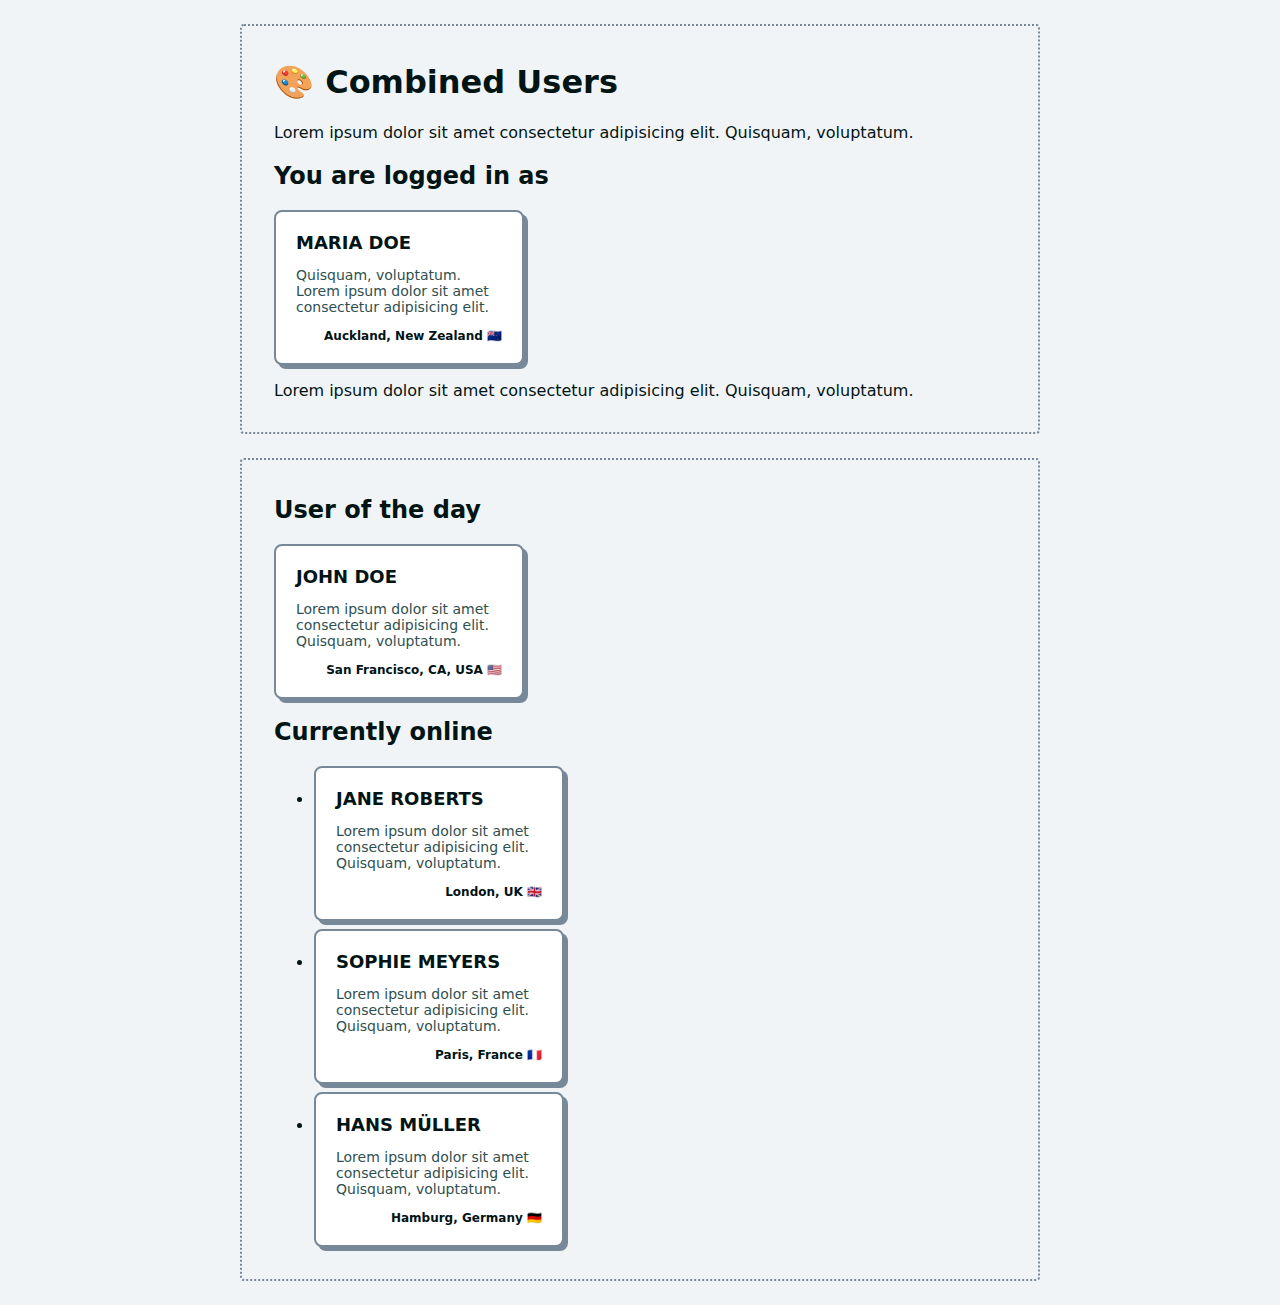
<file: css-basics_combined-users/index.html>
<!DOCTYPE html>
<!-- add class="debug" to the html element to show helper texts -->
<html lang="en" class="">
  <head>
    <meta charset="utf-8" />
    <meta
      name="viewport"
      content="width=device-width, initial-scale=1, shrink-to-fit=no"
    />
    <title>CSS Basics: Combined Users</title>
    <link rel="stylesheet" href="./css/styles.css" />
    <link rel="stylesheet" href="./css/debug.css" />
  </head>
  <body>
    <main>
      <h1>🎨 Combined Users</h1>
      <p>
        Lorem ipsum dolor sit amet consectetur adipisicing elit. Quisquam,
        voluptatum.
      </p>
      <h2>You are logged in as</h2>
      <article class="user">
        <h2 class="name">Maria Doe</h2>
        <p class="bio">
          Quisquam, voluptatum. Lorem ipsum dolor sit amet consectetur
          adipisicing elit.
        </p>
        <p class="location">Auckland, New Zealand 🇳🇿</p>
      </article>
      <p>
        Lorem ipsum dolor sit amet consectetur adipisicing elit. Quisquam,
        voluptatum.
      </p>
    </main>
    <aside>
      <h2>User of the day</h2>
      <article class="user">
        <h2 class="name">John Doe</h2>
        <p class="bio">
          Lorem ipsum dolor sit amet consectetur adipisicing elit. Quisquam,
          voluptatum.
        </p>
        <p class="location">San Francisco, CA, USA 🇺🇸</p>
      </article>
      <h2>Currently online</h2>
      <ul>
        <li>
          <article class="user">
            <h2 class="name">Jane Roberts</h2>
            <p class="bio">
              Lorem ipsum dolor sit amet consectetur adipisicing elit. Quisquam,
              voluptatum.
            </p>
            <p class="location">London, UK 🇬🇧</p>
          </article>
        </li>
        <li>
          <article class="user">
            <h2 class="name">Sophie Meyers</h2>
            <p class="bio">
              Lorem ipsum dolor sit amet consectetur adipisicing elit. Quisquam,
              voluptatum.
            </p>
            <p class="location">Paris, France 🇫🇷</p>
          </article>
        </li>
        <li>
          <article class="user">
            <h2 class="name">Hans Müller</h2>
            <p class="bio">
              Lorem ipsum dolor sit amet consectetur adipisicing elit. Quisquam,
              voluptatum.
            </p>
            <p class="location">Hamburg, Germany 🇩🇪</p>
          </article>
        </li>
      </ul>
    </aside>
  </body>
</html>
</file>
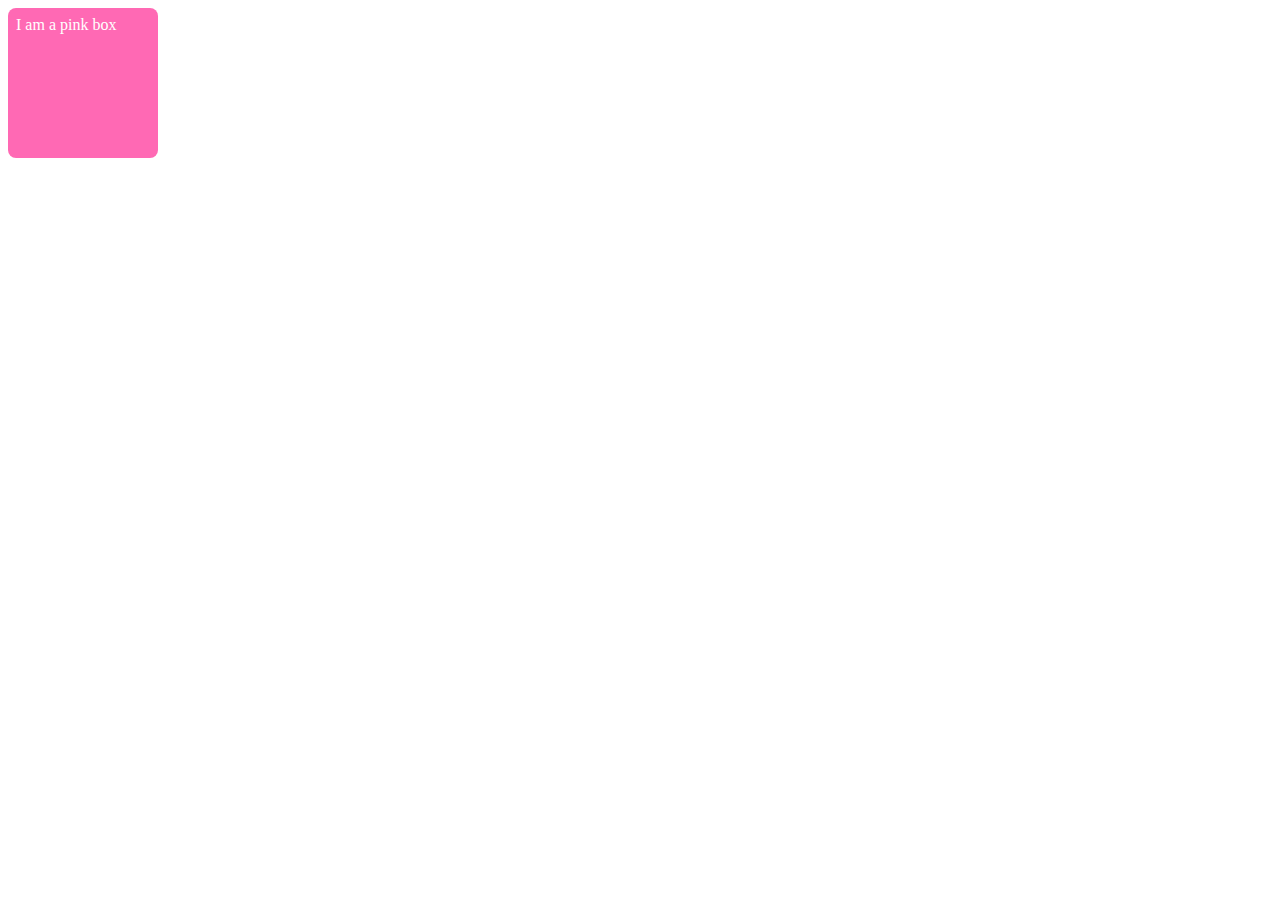
<file: css-basics_pink-box/index.html>
<!DOCTYPE html>
<html lang="en">
  <head>
    <meta charset="utf-8" />
    <meta
      name="viewport"
      content="width=device-width, initial-scale=1, shrink-to-fit=no"
    />
    <title>CSS Basics: Pink Box</title>
    <link rel="stylesheet" href="./css/styles.css" />
  </head>
  <body>
    <div>I am a pink box</div>
  </body>
</html>
</file>
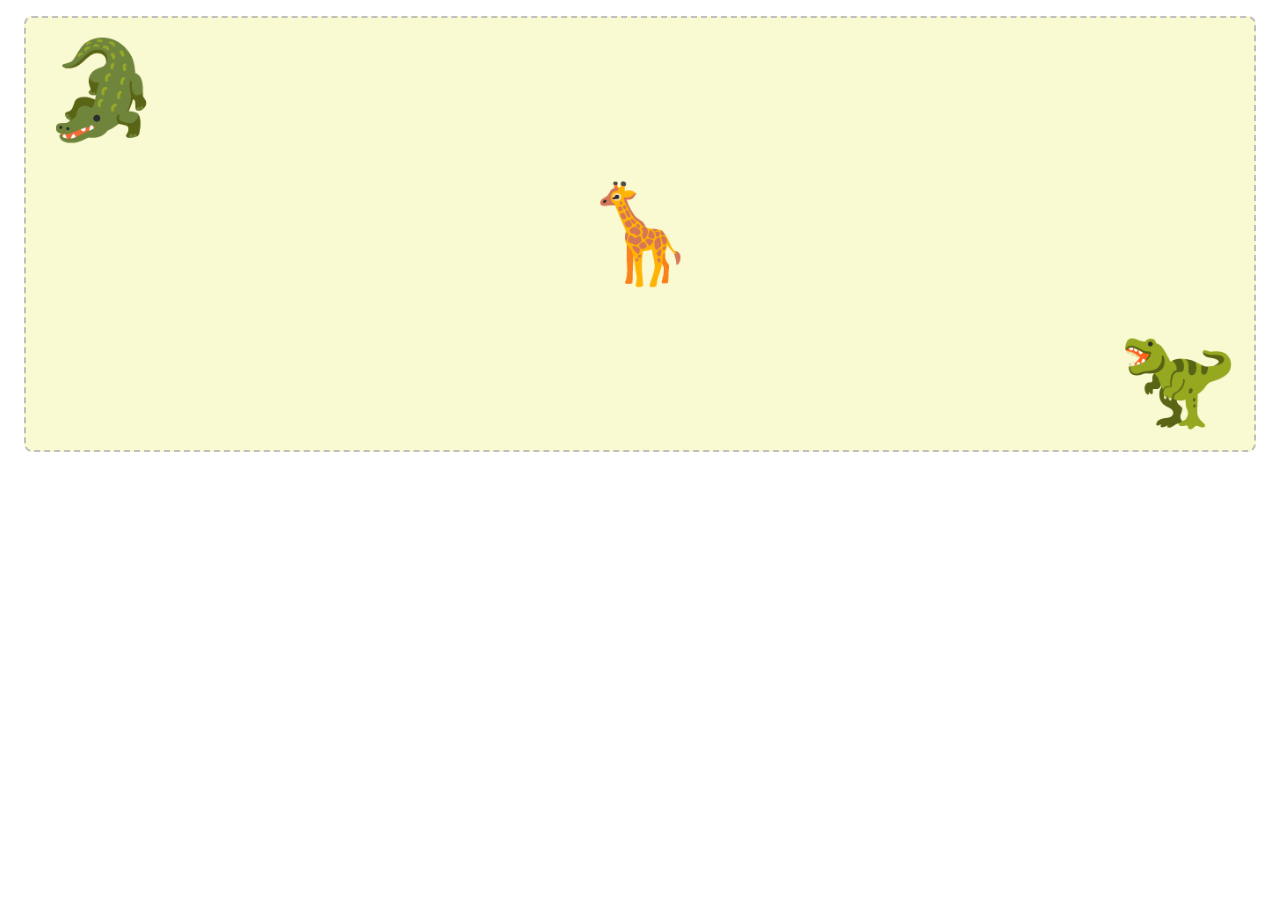
<file: css-basics_pseudo-park/index.html>
<!DOCTYPE html>
<html lang="en">
<head>
  <meta charset="utf-8" />
  <meta name="viewport" content="width=device-width, initial-scale=1, shrink-to-fit=no" />
  <title>CSS Basics: Pseudo Park</title>
  <link rel="stylesheet" href="css/styles.css" />
</head>
<body>
  <main class="park">
    <div class="animal crocodile">🐊</div>
    <div class="animal giraffe">🦒</div>
    <div class="animal dino">🦖</div>
  </main>
</body>
</html>
</file>
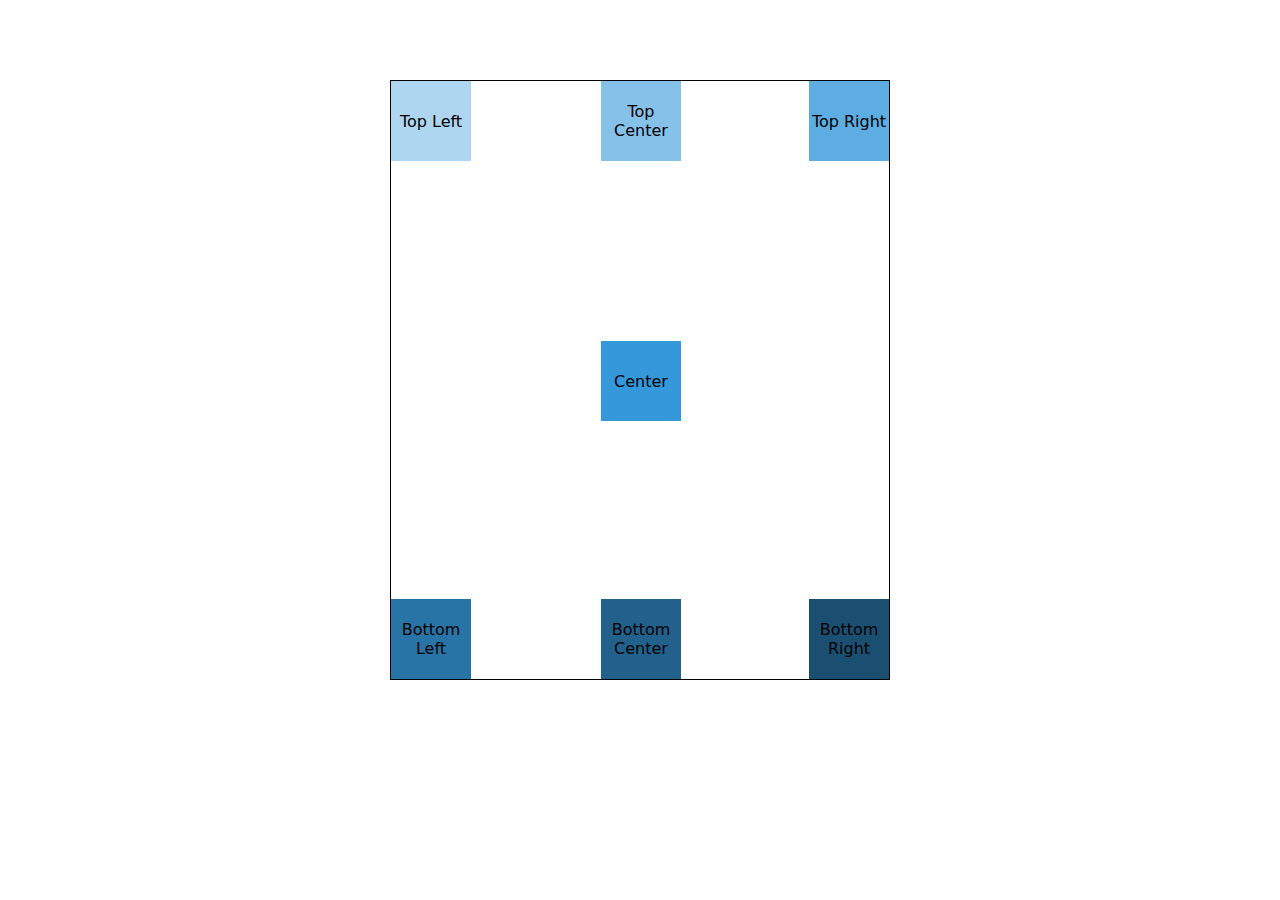
<file: css-positioning_absolute-no-advanced-requirements/index.html>
<!DOCTYPE html>
<html lang="en">
  <head>
    <meta charset="utf-8" />
    <meta
      name="viewport"
      content="width=device-width, initial-scale=1, shrink-to-fit=no"
    />
    <title>HTML & CSS</title>
    <link rel="stylesheet" href="./css/styles.css" />
  </head>
  <body>
    <!-- You do not need to change the HTML code for this exercise! -->
    <main>
      <div class="box box--top-left">Top Left</div>
      <div class="box box--top-center">Top Center</div>
      <div class="box box--top-right">Top Right</div>
      <div class="box box--center">Center</div>
      <div class="box box--bottom-left">Bottom Left</div>
      <div class="box box--bottom-center">Bottom Center</div>
      <div class="box box--bottom-right">Bottom Right</div>
    </main>
  </body>
</html>
</file>
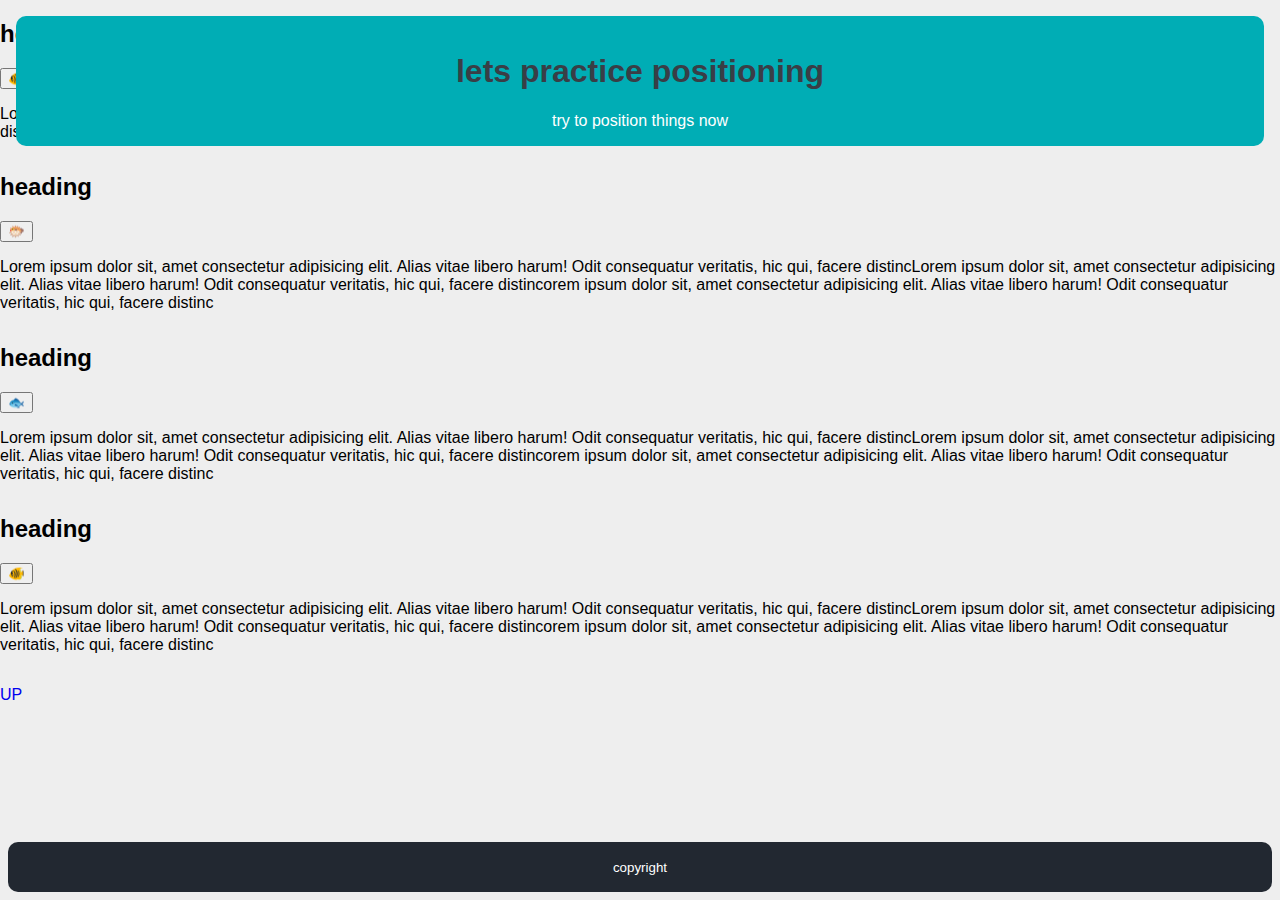
<file: css-positioning_layout-with-position/index.html>
<!DOCTYPE html>
<html lang="en">
  <head>
    <meta charset="utf-8" />
    <meta
      name="viewport"
      content="width=device-width, initial-scale=1, shrink-to-fit=no"
    />
    <title>HTML & CSS</title>
    <link rel="stylesheet" href="./css/styles.css" />
  </head>
  <body>
    <header class="header">
      <h1 class="header__heading">lets practice positioning</h1>
      <span class="header__text">try to position things now</span>
    </header>
    <main>
      <section class="card" id="top">
        <h2 class="card__heading">heading</h2>
        <button class="card__bookmark">🐠</button>
        <p class="card__text">
          Lorem ipsum dolor sit, amet consectetur adipisicing elit. Alias vitae
          libero harum! Odit consequatur veritatis, hic qui, facere distincLorem
          ipsum dolor sit, veritatis, hic qui, facere distincorem ipsum dolor
          sit, amet consectetur adipisicing elit. Alias vitae libero harum! Odit
          consequatur veritatis, hic qui, facere distinc
        </p>
      </section>
      <section class="card">
        <h2 class="card__heading">heading</h2>
        <button class="card__bookmark">🐡</button>
        <p class="card__text">
          Lorem ipsum dolor sit, amet consectetur adipisicing elit. Alias vitae
          libero harum! Odit consequatur veritatis, hic qui, facere distincLorem
          ipsum dolor sit, amet consectetur adipisicing elit. Alias vitae libero
          harum! Odit consequatur veritatis, hic qui, facere distincorem ipsum
          dolor sit, amet consectetur adipisicing elit. Alias vitae libero
          harum! Odit consequatur veritatis, hic qui, facere distinc
        </p>
      </section>
      <section class="card">
        <h2 class="card__heading">heading</h2>
        <button class="card__bookmark">🐟</button>
        <p class="card__text">
          Lorem ipsum dolor sit, amet consectetur adipisicing elit. Alias vitae
          libero harum! Odit consequatur veritatis, hic qui, facere distincLorem
          ipsum dolor sit, amet consectetur adipisicing elit. Alias vitae libero
          harum! Odit consequatur veritatis, hic qui, facere distincorem ipsum
          dolor sit, amet consectetur adipisicing elit. Alias vitae libero
          harum! Odit consequatur veritatis, hic qui, facere distinc
        </p>
      </section>
      <section class="card">
        <h2 class="card__heading">heading</h2>
        <button class="card__bookmark">🐠</button>
        <p class="card__text">
          Lorem ipsum dolor sit, amet consectetur adipisicing elit. Alias vitae
          libero harum! Odit consequatur veritatis, hic qui, facere distincLorem
          ipsum dolor sit, amet consectetur adipisicing elit. Alias vitae libero
          harum! Odit consequatur veritatis, hic qui, facere distincorem ipsum
          dolor sit, amet consectetur adipisicing elit. Alias vitae libero
          harum! Odit consequatur veritatis, hic qui, facere distinc
        </p>
      </section>
      <a href="#top" class="goto-top">UP</a>
    </main>

    <footer class="footer">
      <small class="footer__text">copyright</small>
    </footer>
  </body>
</html>
</file>
<file: css-basics_combined-users/css/styles.css>
/*
  Scroll down to the bottom of the file
  to see the instructions for this exercise.
   ⬇
*/

*,
*::before,
*::after {
  box-sizing: border-box;
}

body {
  font-family: system-ui;
  background-color: #f1f4f7;
  padding: 0 48px;
  color: #021414;
}

main,
aside {
  max-width: 800px;
  margin: 24px auto;
  padding: 16px 32px;
  border: 2px dotted lightslategray;
  border-radius: 4px;
  position: relative;
}

ul {
  width: max-content;
}

li {
  margin: 8px 0;
}

.user {
  position: relative;
  border: 2px solid lightslategray;
  border-radius: 8px;
  box-shadow: 4px 4px 0 lightslategray;
  padding: 20px;
  max-width: 250px;
  margin: 0;
  background-color: white;
}

.name {
  font-size: 18px;
  text-transform: uppercase;
  margin: 0;
}

.bio {
  font-size: 14px;
  color: darkslategray;
}

.location {
  font-size: 12px;
  font-weight: 600;
  text-align: end;
  margin: 0;
}

/*
  Part 1

  Make .user elements inside the aside smaller:
    - reduce the max-width to 250px
    - reduce the padding to 12px
    - reduce the border-radius to 4px
    - reduce the font-size of the .name to 16px
    - reduce the font-size of the .bio to 12px
    - set the margin of the .bio to "6px 0"
    - reduce the font-size of the .location to 10px
  

  Make sure to not change the styles of the .user element anywhere else.
  
  To facilitate layout debugging, apply the 'debug' class to the <html> element. 
  This triggers visual helper styles from 'debug.css' that outline structural elements
  like <body>, <main>, <aside>, <ul>, and .user with labeled overlays for easy identification.
*/

/*
  Part 2

  For all .user elements inside an unordered list:
    - hide the .bio
    - align the .location to the left and set it's color to darkslategray

  Make sure to not change the styles of the .user element anywhere else.

  💡 You can use the display property to hide elements.
*/
</file>
<file: css-basics_combined-users/css/debug.css>
/*
  ⚠️ This file is for debugging purposes only.
  You do not have to understand or edit the code in this file. 🥳
*/

.debug :is(body, main, aside, ul, .user)::before {
  content: var(--debug-content);
  position: absolute;
  top: 2px;
  left: 2px;
  padding: 4px;
  background-color: #ff4a11;
  border-radius: 4px;
  font-size: 8px;
  color: white;
}

.debug :is(body, main, aside, ul, .user) {
  position: relative;
}

body {
  --debug-content: "body";
}

main {
  --debug-content: "main";
}

aside {
  --debug-content: "aside";
}

ul {
  --debug-content: "ul";
}

.user {
  --debug-content: ".user";
}
</file>
<file: css-basics_pink-box/css/styles.css>
*,
*::before,
*::after {
  box-sizing: border-box;
}

body {
  font-family: system-ui;
}

/* put a selector here to select div elements (see index.html) */
div {
  font-family: cursive;
  padding: 8px;

  /* set the height and the width of the box to 150px */
  height: 150px;
  width: 150px;

  /* make the background color "hotpink" */
  background-color: hotpink;

  /* make the text color "white" */
  color: white;

  /* can you give the box round edges with an radius of 8px? */
  border-radius: 8px;

  /* ✨ feel free to experiment! */
}
</file>
<file: css-basics_pseudo-park/css/styles.css>
/*
  None of these styles are being applied to the HTML.
  Can you fix that?

  Once the styles are applied,
  the park should be pale yellow box with a dashed border.
*/

*,
*::before,
*::after {
  box-sizing: border-box;
}

.park {
  margin: 16px;
  border: 2px dashed silver;
  overflow: hidden;
  border-radius: 8px;
  background-color: lightgoldenrodyellow;
}

.animal {
  padding: 16px;
  font-size: 6rem;
  /*
    The animals are very small.
    The size of the emojis is controlled via the font size.
    Set the font size to 32px.
  */
}

/*
  The giraffe is afraid of the crocodile and the dino.
  - center the giraffe in the park
  - align the dino to the right

  💡 Select the animals by their class name and use the text align property.
*/

.crocodile {
  text-align: left;
}

.giraffe {
  text-align: center;
}

.dino {
  text-align: right;
}

/* 
  The animals want some color! 🎨
  When the mouse hovers over an animal, change the background color.
  - The crocodile wants to be lightblue.
  - The giraffe likes lightgreen.
  - The dino is a huge fan of lightsalmon.

  💡 You'll need to use a pseudo class selector for each animal.
*/

.crocodile:hover {
  background-color: lightblue;
}

.giraffe:hover {
  background-color: lightgreen;
}

.dino:hover {
  background-color: lightsalmon;
}
</file>
<file: css-positioning_absolute-no-advanced-requirements/css/styles.css>
*,
*::before,
*::after {
  box-sizing: border-box;
}

body {
  margin: 0;
  font-family: system-ui;
}

main {
  width: 500px;
  height: 600px;
  border: 1px solid black;
  margin: 5em auto;
  position: relative;
}

.box {
  display: flex;
  align-items: center;
  justify-content: center;
  height: 80px;
  width: 80px;
  text-align: center;
  position: absolute; /* Add absolute positioning to all boxes */
}

/* Position each box according to its class name */

.box--top-left {
  background-color: #aed6f1;
  top: 0;
  left: 0;
}

.box--top-center {
  background-color: #85c1e9;
  top: 0;
  left: 210px; /* (500px - 80px) / 2 */
}

.box--top-right {
  background-color: #5dade2;
  top: 0;
  right: 0;
}

.box--center {
  background-color: #3498db;
  top: 260px; /* (600px - 80px) / 2 */
  left: 210px; /* (500px - 80px) / 2 */
}

.box--bottom-left {
  background-color: #2874a6;
  bottom: 0;
  left: 0;
}

.box--bottom-center {
  background-color: #21618c;
  bottom: 0;
  left: 210px; /* (500px - 80px) / 2 */
}

.box--bottom-right {
  background-color: #1b4f72;
  bottom: 0;
  right: 0;
}
</file>
<file: css-positioning_layout-with-position/css/styles.css>
body {
    font-family: Arial, sans-serif;
    margin: 0;
    padding: 0;
    background-color: #EEEEEE; /* Tertiärfarbe als Hintergrundfarbe */
}

h1 {
    color: #393E46; /* Primärfarbe für Überschriften */
}

header {
    background-color: #00ADB5; /* Primärfarbe */
    color: white;
    position: fixed;
    width: calc(100% - 2em); /* 2em Abstand links und rechts */
    padding: 1em 0;
    text-align: center;
    border-radius: 10px;
    margin: 1em; /* 1em Abstand oben, rechts, unten, links */
    top: 0; /* Damit der Kopfzeilenbereich oben bleibt */
}

.content {
    padding-top: 70px; /* Die Höhe der Kopfzeile anpassen */
}

section {
    margin-bottom: 2em;
}

footer {
    background-color: #222831; /* Akzentfarbe */
    color: white;
    text-align: center;
    padding: 1em 0;
    position: fixed;
    width: calc(100% - 1em); /* 1em Abstand links und rechts */
    bottom: 0;
    border-radius: 10px;
    margin: 0.5em; /* 0.5em Abstand oben, rechts, unten, links */
}

button.primary {
    background-color: #00ADB5; /* Primärfarbe */
    color: white;
    padding: 10px 20px;
    border: none;
    border-radius: 5px;
    cursor: pointer;
}

button.secondary {
    background-color: #393E46; /* Sekundärfarbe */
    color: white;
    padding: 10px 20px;
    border: none;
    border-radius: 5px;
    cursor: pointer;
}

.alert {
    background-color: #222831; /* Akzentfarbe */
    color: white;
    padding: 10px;
    border-radius: 5px;
    margin: 10px 0;
}

/* CSS für Social Links */
.social-links {
    list-style: none;
    padding: 0;
}

.social-links li {
    color: #00ADB5;
    display: inline-block;
    margin: 0 10px;
}

.social-links a {
    text-decoration: none;
    color: #00ADB5; /* Primärfarbe */
    font-size: 1.2em;
    transition: color 0.3s ease;
}

.social-links a:hover {
    color: #393E46; /* Sekundärfarbe */
}

a {
    text-decoration: none; /* Entfernt die Unterstreichung bei allen Links */
}
</file>
